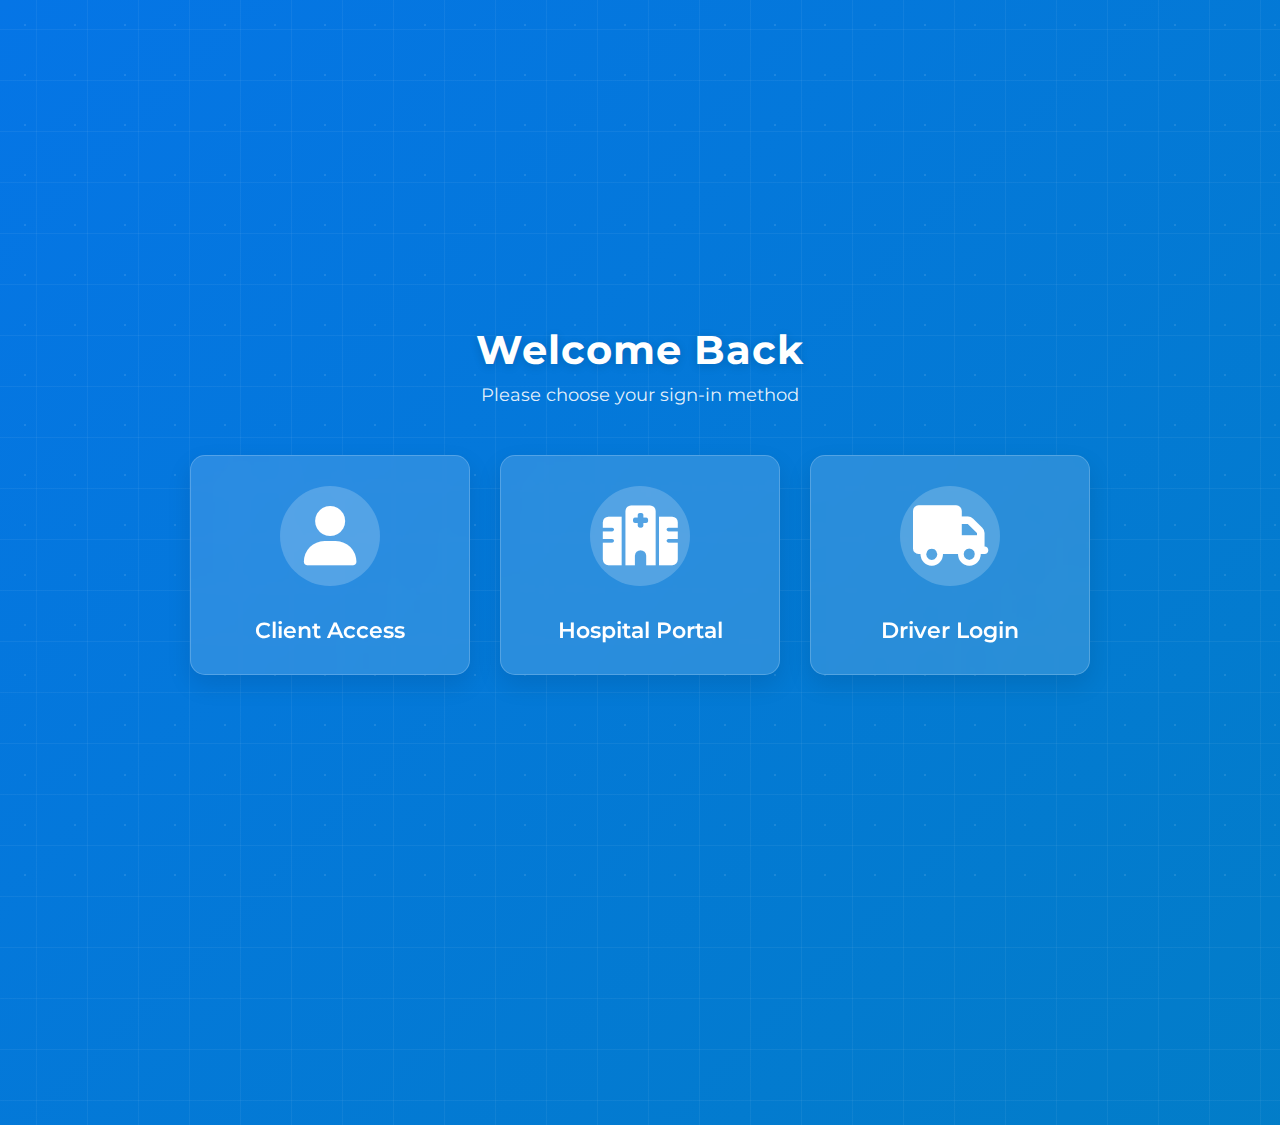
<file: index.html>
<!DOCTYPE html>
<html lang="en">
<head>
    <meta charset="UTF-8">
    <meta name="viewport" content="width=device-width, initial-scale=1.0">
    <title>Sign-In Options</title>
    <link href="https://fonts.googleapis.com/css?family=Montserrat:400,600,700,800" rel="stylesheet">
    <link rel="stylesheet" href="https://cdnjs.cloudflare.com/ajax/libs/font-awesome/6.4.0/css/all.min.css">
    <style>
    * {
        box-sizing: border-box;
        margin: 0;
        padding: 0;
        font-family: 'Montserrat', sans-serif;
    }
    
    body {
        background: linear-gradient(135deg, #0575E6, #0083B0, #00B4DB);
        background-size: 400% 400%;
        animation: gradientBG 15s ease infinite;
        display: flex;
        justify-content: center;
        align-items: center;
        min-height: 100vh;
        overflow: hidden;
        position: relative;
    }
    
    @keyframes gradientBG {
        0% { background-position: 0% 50%; }
        50% { background-position: 100% 50%; }
        100% { background-position: 0% 50%; }
    }
    
    /* Grid pattern overlay */
    body::before {
        content: '';
        position: absolute;
        width: 150%;
        height: 150%;
        background: repeating-linear-gradient(
            transparent,
            transparent 50px,
            rgba(255, 255, 255, 0.05) 50px,
            rgba(255, 255, 255, 0.05) 51px
        ),
        repeating-linear-gradient(
            90deg,
            transparent,
            transparent 50px,
            rgba(255, 255, 255, 0.05) 50px,
            rgba(255, 255, 255, 0.05) 51px
        );
        animation: move 15s linear infinite;
        z-index: 1;
    }
    
    @keyframes move {
        0% { transform: translate(-50px, -50px); }
        100% { transform: translate(50px, 50px); }
    }
    
    /* Glowing dots effect */
    body::after {
        content: '';
        position: absolute;
        top: 0;
        left: 0;
        width: 100%;
        height: 100%;
        background-image: radial-gradient(circle at center, #fff 1px, transparent 1px);
        background-size: 50px 50px;
        opacity: 0.1;
        animation: glow 3s infinite;
        pointer-events: none;
        z-index: 1;
    }
    
    @keyframes glow {
        0%, 100% { opacity: 0.2; }
        50% { opacity: 0.5; }
    }
    
    .header {
        text-align: center;
        margin-bottom: 50px;
        position: relative;
        top: 100px;
        left: 0;
        right: 0;
        z-index: 10;
    }

    .header h1 {
        font-size: 2.5rem;
        font-weight: 700;
        color: #ffffff;
        letter-spacing: 1px;
        text-shadow: 0 2px 10px rgba(0,0,0,0.15);
        margin-bottom: 10px;
    }

    .header p {
        font-size: 1.1rem;
        color: rgba(255,255,255,0.9);
        font-weight: 400;
    }
    
    .card-container {
        display: flex;
        justify-content: center;
        align-items: center;
        flex-wrap: wrap;
        gap: 30px;
        max-width: 1200px;
        width: 100%;
        position: relative;
        z-index: 10;
        padding: 0 20px;
        margin-top: 150px;
    }
    
    .card {
        position: relative;
        width: 280px;
        height: 220px;
        background-color: rgba(255, 255, 255, 0.15);
        backdrop-filter: blur(10px);
        border-radius: 15px;
        box-shadow: 0 10px 25px rgba(0,0,0,0.1);
        overflow: hidden;
        transition: all 0.5s cubic-bezier(0.23, 1, 0.32, 1);
        border: 1px solid rgba(255, 255, 255, 0.2);
    }
    
    .card::before {
        content: '';
        position: absolute;
        top: 0;
        left: -100%;
        width: 100%;
        height: 100%;
        background: linear-gradient(90deg, transparent, rgba(255,255,255,0.2), transparent);
        transition: 0.6s;
    }
    
    .card:hover::before {
        left: 100%;
    }
    
    .card:hover {
        transform: translateY(-10px);
        height: 360px;
        background-color: rgba(255, 255, 255, 0.2);
        box-shadow: 0 15px 35px rgba(0,0,0,0.2);
    }
    
    .icon-wrapper {
        height: 160px;
        width: 100%;
        display: flex;
        justify-content: center;
        align-items: center;
        transition: all 0.5s ease;
    }
    
    .icon-circle {
        width: 100px;
        height: 100px;
        background: rgba(255,255,255,0.2);
        border-radius: 50%;
        display: flex;
        justify-content: center;
        align-items: center;
        transition: all 0.5s ease;
    }
    
    .card:hover .icon-circle {
        transform: scale(1.15);
        background: rgba(255,255,255,0.25);
        box-shadow: 0 0 30px rgba(255,255,255,0.3);
    }
    
    .card i {
        font-size: 60px;
        color: white;
        transition: all 0.6s ease;
    }
    
    .card:hover i {
        transform: rotateY(360deg) scale(1.1);
    }
    
    .card-content {
        padding: 0 20px 20px;
        text-align: center;
    }
    
    .card-title {
        color: white;
        font-size: 1.4rem;
        font-weight: 600;
        margin-bottom: 15px;
        transition: all 0.3s ease;
    }
    
    .card:hover .card-title {
        transform: translateY(-5px);
    }
    
    .card-description {
        color: rgba(255,255,255,0.9);
        font-size: 0.9rem;
        line-height: 1.5;
        margin-bottom: 25px;
        opacity: 0;
        transform: translateY(20px);
        transition: all 0.5s ease;
        visibility: hidden;
    }
    
    .card:hover .card-description {
        opacity: 1;
        transform: translateY(0);
        visibility: visible;
    }
    
    .signin-button {
        display: inline-block;
        background: linear-gradient(to right, #0575E6, #00B4DB);
        color: white;
        padding: 12px 30px;
        border-radius: 25px;
        text-decoration: none;
        font-weight: 600;
        font-size: 0.9rem;
        letter-spacing: 1px;
        box-shadow: 0 4px 10px rgba(0,0,0,0.15);
        transition: all 0.3s ease;
        opacity: 0;
        transform: translateY(20px);
        visibility: hidden;
        border: none;
    }
    
    .card:hover .signin-button {
        opacity: 1;
        transform: translateY(0);
        visibility: visible;
    }
    
    .signin-button:hover {
        transform: translateY(-3px);
        box-shadow: 0 7px 15px rgba(0,0,0,0.2);
    }
    
    /* Responsive styles */
    @media screen and (max-width: 768px) {
        body{
            overflow-y: scroll;
        }
        .card-container {
            flex-direction: column;
            padding: 20px;
            padding-left: 50px;
        }

        .header{
            left: 20px;
        }
        
        .header h1 {
            font-size: 2rem;
        }
        
        .header p {
            font-size: 1rem;
            padding: 0 20px;
        }
    }
    
    @media screen and (max-width: 480px) {
        .card {
            width: 100%;
            max-width: 280px;
        }
        
        .header h1 {
            font-size: 1.8rem;
        }
    }
    </style>
</head>
<body>
    <div class="main-container">
        <div class="header">
            <h1>Welcome Back</h1>
            <p>Please choose your sign-in method</p>
        </div>
        
        <div class="card-container">
            <div class="card">
                <div class="icon-wrapper">
                    <div class="icon-circle">
                        <i class="fas fa-user"></i>
                    </div>
                </div>
                <div class="card-content">
                    <h2 class="card-title">Client Access</h2>
                    <p class="card-description">Sign in to access your personal account, manage appointments, and view your account history.</p>
                    <a href="signin.html?role=client" class="signin-button">Sign In</a>
                </div>
            </div>
            
            <div class="card">
                <div class="icon-wrapper">
                    <div class="icon-circle">
                        <i class="fas fa-hospital"></i>
                    </div>
                </div>
                <div class="card-content">
                    <h2 class="card-title">Hospital Portal</h2>
                    <p class="card-description">Access hospital management system, patient records, and administrative tools.</p>
                    <a href="signin.html?role=hospital" class="signin-button">Sign In</a>
                </div>
            </div>
            
            <div class="card">
                <div class="icon-wrapper">
                    <div class="icon-circle">
                        <i class="fas fa-truck"></i>
                    </div>
                </div>
                <div class="card-content">
                    <h2 class="card-title">Driver Login</h2>
                    <p class="card-description">Access your delivery assignments, route information, and status updates.</p>
                    <a href="signin.html?role=driver" class="signin-button">Sign In</a>
                </div>
            </div>
        </div>
    </div>
</body>
</html>
</file>
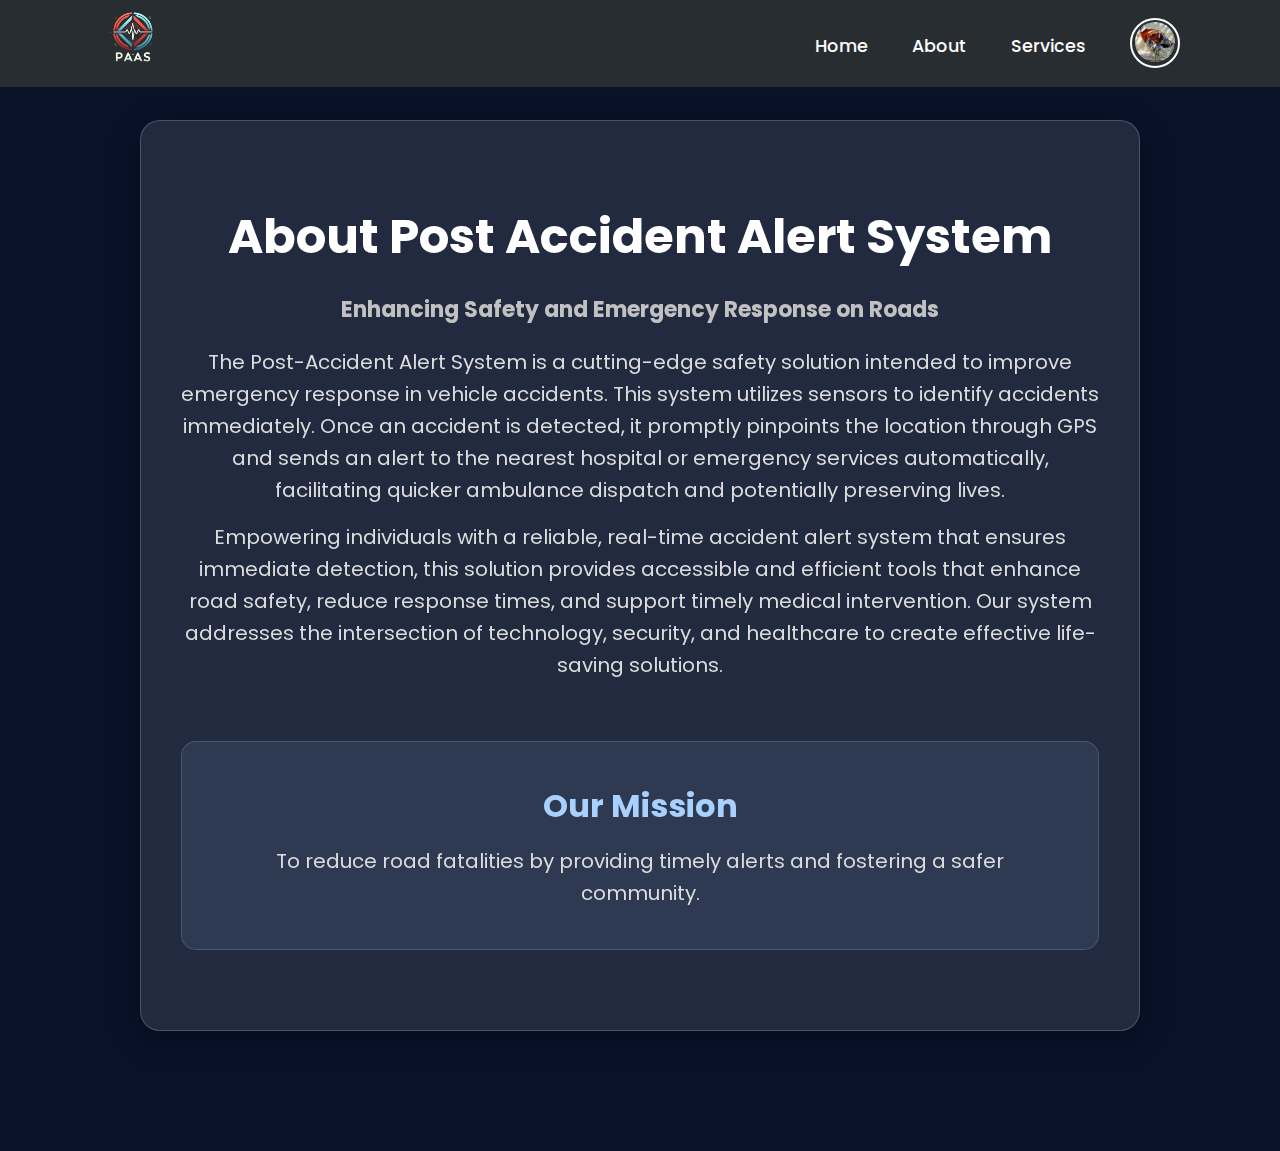
<file: about.html>
<!DOCTYPE html>
<html lang="en">
<head>
    <meta charset="UTF-8">
    <meta name="viewport" content="width=device-width, initial-scale=1.0">
    <title>About</title>
    <style>
        @import url('https://fonts.googleapis.com/css2?family=Poppins:wght@300;500&display=swap');

        * {
            margin: 0;
            padding: 0;
            box-sizing: border-box;
            font-family: 'Poppins', sans-serif;
        }

        body {
            display: flex;
            justify-content: center;
            align-items: center;
            min-height: 700px;
            background-color: #081229;
            background-position: center;
            color: white;
            position: relative;
        }

        header {
            position: fixed;
            background-color: #282d32;
            top: 0;
            left: 0;
            width: 100%;
            padding: 5px 100px;
            display: flex;
            justify-content: space-between;
            align-items: center;
            z-index: 99;
        }

        .logo {
            color: white;
            user-select: none;
        }

        .logo img {
            width: 2em;
        }

        .nav a {
            position: relative;
            top: -10px;
            font-size: 1.1em;
            color: #fff;
            text-decoration: none;
            font-weight: 500;
            margin-left: 40px;
        }

        .nav a::after {
            content: '';
            position: absolute;
            left: 0;
            bottom: -6px;
            width: 100%;
            height: 3px;
            background: white;
            border-radius: 5px;
            transform: scaleX(0);
            transition: transform .5s;
        }

        .nav a:hover::after {
            transform: scaleX(1);
        }

        .nav .btnlog {
            width: 50px;
            height: 50px;
            background: transparent;
            border: 2px solid #fff;
            outline: none;
            border-radius: 50%;
            cursor: pointer;
            font-size: 1.1em;
            color: #fff;
            font-weight: 500;
            margin-left: 40px;
            align-items: center;
            justify-content: center;
            transition: .5s;
        }

        .nav .btnlog img {
            margin-top: 2px;
            width: 40px;
            height: 40px;
            border-radius: 50%;
        }

        .nav .btnlog:hover {
            background: #fff;
            color: #162938;
        }

        .about-section {
            text-align: center;
            max-width: 1000px;
            padding: 80px 40px;
            margin: 120px auto;
            background: rgba(255, 255, 255, 0.1); 
            border-radius: 20px;
            backdrop-filter: blur(15px); 
            -webkit-backdrop-filter: blur(15px); 
            box-shadow: 0 8px 32px rgba(0, 0, 0, 0.3); 
            border: 1px solid rgba(255, 255, 255, 0.2); 
        }

        .about-section h1 {
            font-size: 48px;
            color: #ffffff;
        }

        .about-section h6 {
            font-size: 22px;
            color: #c1c1c1;
            margin: 20px 0;
        }

        .about-section p {
            font-size: 20px;
            line-height: 1.6;
            color: #dddddd;
            margin-top: 15px;
        }

        .mission {
            margin-top: 60px;
            padding: 40px;
            background: rgba(169, 209, 255, 0.1);
            border-radius: 15px;
            border: 1px solid rgba(169, 209, 255, 0.2);
        }

        .mission h2 {
            font-size: 32px;
            color: #a9d1ff;
        }
    </style>
</head>
<body>
    <header>
        <h1 class="logo"><img src="assets/logo.png" alt=""></h1>
        <nav class="nav">
            <a href="client.html">Home</a>
            <a href="about.html">About</a>
            <a href="services.html">Services</a>
            <button class="btnlog"><img src="" id="user-image"></button>
        </nav>
    </header>

    <div class="about-section">
        <h1>About Post Accident Alert System</h1>
        <h6>Enhancing Safety and Emergency Response on Roads</h6>
        <p>
            The Post-Accident Alert System is a cutting-edge safety solution intended to improve emergency response in vehicle accidents. 
            This system utilizes sensors to identify accidents immediately. Once an accident is detected, it promptly pinpoints the location 
            through GPS and sends an alert to the nearest hospital or emergency services automatically, facilitating quicker ambulance dispatch 
            and potentially preserving lives.
        </p>
        <p>
            Empowering individuals with a reliable, real-time accident alert system that ensures immediate detection, this solution provides 
            accessible and efficient tools that enhance road safety, reduce response times, and support timely medical intervention. 
            Our system addresses the intersection of technology, security, and healthcare to create effective life-saving solutions.
        </p>

        <div class="mission">
            <h2>Our Mission</h2>
            <p>To reduce road fatalities by providing timely alerts and fostering a safer community.</p>
        </div>
    </div>

    <script>
        const urlParams = new URLSearchParams(window.location.search);
        const username = urlParams.get('username');
        console.log("Username received:", username);

        const userImages = {
            "user1": "assets/1.jpg",
            "user2": "assets/2.jpg",
        };

        document.getElementById('user-image').src = userImages[username] || "assets/3.jpg";

        document.querySelector('.btnlog').addEventListener('click', () => {
            if (username) {
                window.location.href = `client-dashboard.html?username=${encodeURIComponent(username)}`;
            } else {
                alert("Username is missing!");
            }
        });
    </script>
</body>
</html>
</file>
